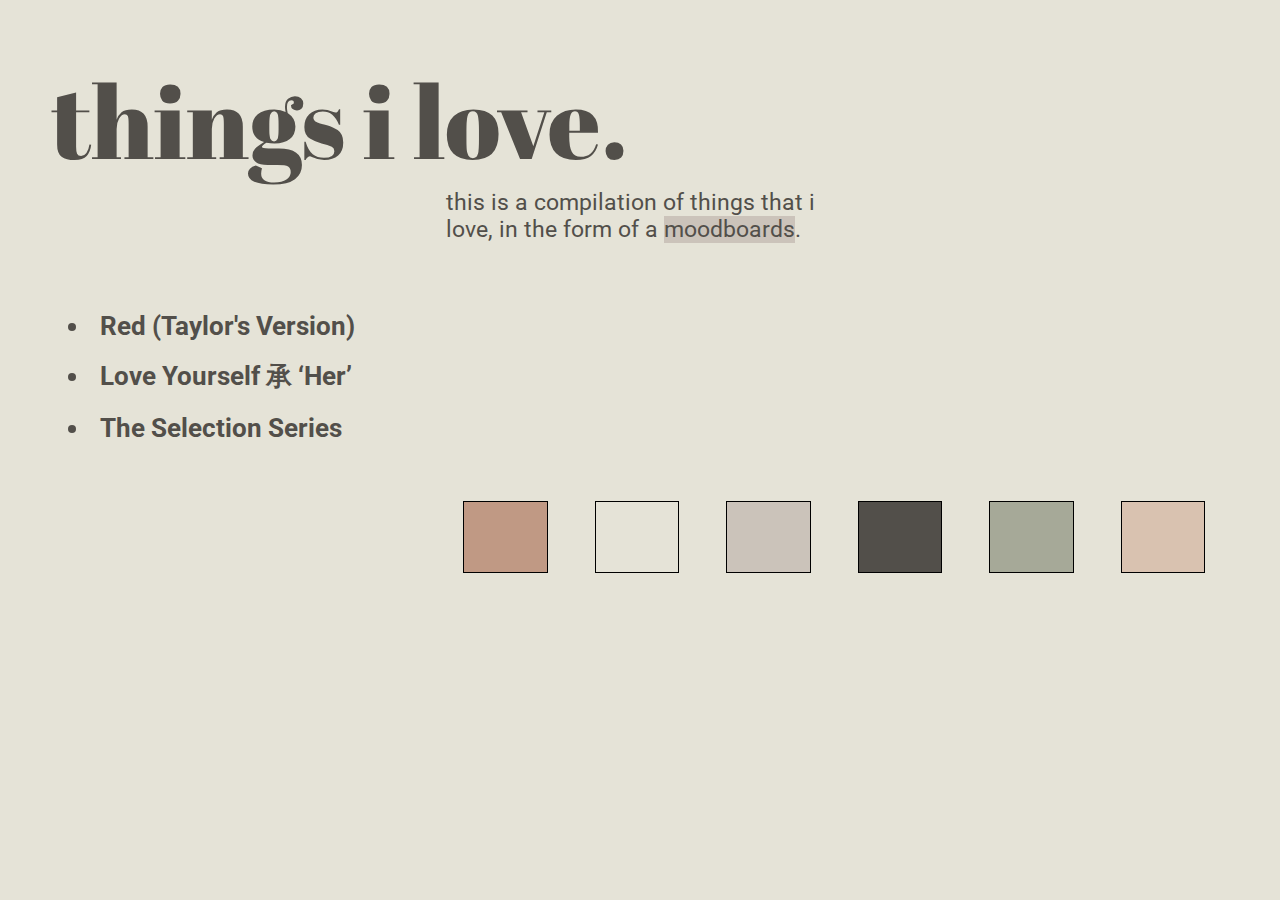
<file: index.html>
<html lang="en">

<head>
    <meta charset="UTF-8">
    <meta http-equiv="X-UA-Compatible" content="IE=edge">
    <meta name="viewport" content="width=device-width, initial-scale=1.0">
    <title>things i love.</title>
    <link rel="stylesheet" href="weekend6.css">
    <link rel="icon" href="heart.svg" type="image/x-icon">

</head>

<body>
    <header>
        <h1>things i love.</h1>
        <p>this is a compilation of things that i love, in the form of a <mark> moodboards</mark>.</p>
    </header>
    <main class="content">
        <ul>
            <li><a href="red.html">Red (Taylor's Version)</a></li>
            <li><a href="#">Love Yourself 承 ‘Her’</a></li>
            <li><a href="#">The Selection Series</a></li>
        </ul>
    </main>
    <main class="decor">
        <div class="box one"></div>
        <div class="box two"></div>
        <div class="box three"></div>
        <div class="box four"></div>
        <div class="box five"></div>
        <div class="box six"></div>
    </main>
</body>

</html>
</file>
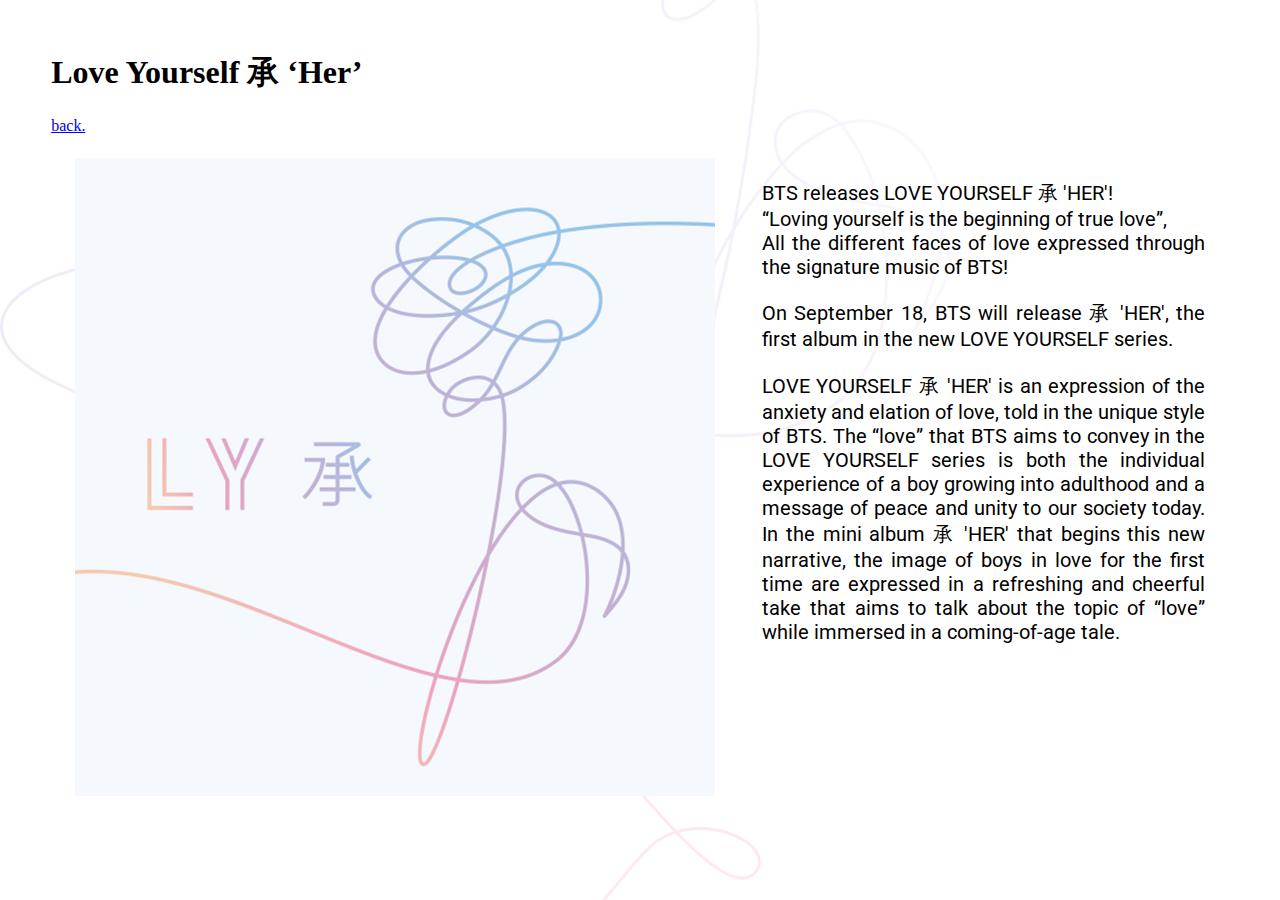
<file: lyh.html>
<html lang="en">
<head>
    <meta charset="UTF-8">
    <meta http-equiv="X-UA-Compatible" content="IE=edge">
    <meta name="viewport" content="width=device-width, initial-scale=1.0">
    <title>Love Yourself 承 ‘Her’</title>
    <link rel="stylesheet" href="lyh.css">
</head>
<body>
    <h1>Love Yourself 承 ‘Her’</h1>
    <span><a href="weekend6.html">back.</a></span>

    <main class="about">
        <section><img src="album-cover.jpg" alt="album-cover"></section>
        <section>
            <p>BTS releases LOVE YOURSELF 承 'HER'! <br>
                “Loving yourself is the beginning of true love”, <br>
                All the different faces of love expressed through the signature music of BTS!</p>
            <p>On September 18, BTS will release 承 'HER', the first album in the new LOVE YOURSELF series.</p>
            <p>LOVE YOURSELF 承 'HER' is an expression of the anxiety and elation of love, told in the unique style of BTS. The “love” that BTS aims to convey in the LOVE YOURSELF series is both the individual experience of a boy growing into adulthood and a message of peace and unity to our society today. In the mini album 承 'HER' that begins this new narrative, the image of boys in love for the first time are expressed in a refreshing and cheerful take that aims to talk about the topic of “love” while immersed in a coming-of-age tale.</p>
        </section>
    </main>
</body>
</html>
</file>
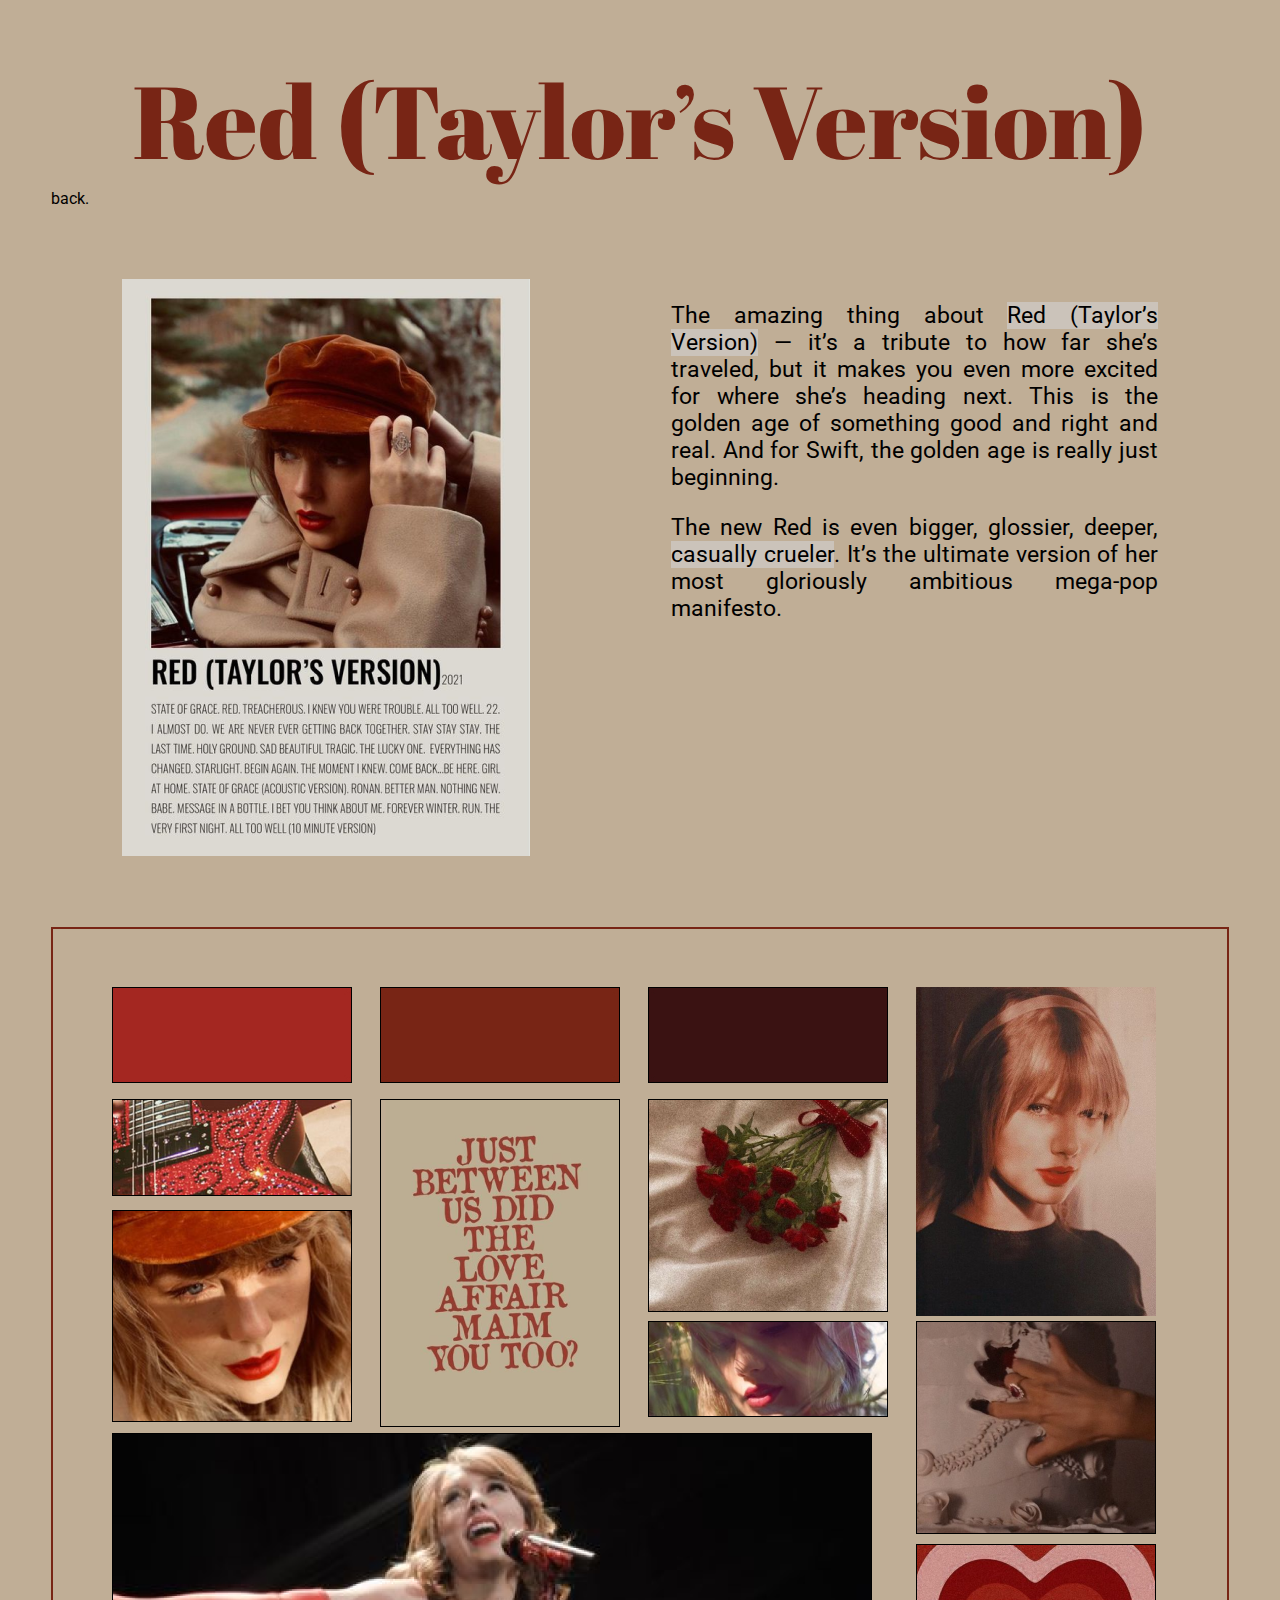
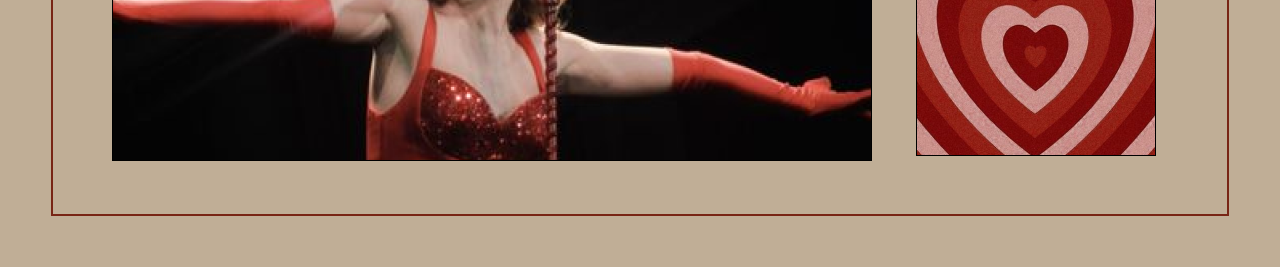
<file: red.html>
<html lang="en">

<head>
    <meta charset="UTF-8">
    <meta http-equiv="X-UA-Compatible" content="IE=edge">
    <meta name="viewport" content="width=device-width, initial-scale=1.0">
    <title>Red (Taylor's Version)</title>
    <link rel="stylesheet" href="red.css">
</head>

<body>
    <h1>Red (Taylor’s Version)</h1>
    <span><a href="weekend6.html">back.</a></span>

    <main class="about">
        <section><img src="red.png" alt="red"></section>
        <section>
            <p>The amazing thing about <mark>Red (Taylor’s Version)</mark> — it’s a tribute to how far she’s traveled, but it makes
                you even more excited for where she’s heading next. This is the golden age of something good and right
                and real. And for Swift, the golden age is really just beginning.</p>
            <p>The new Red is even bigger, glossier, deeper, <mark>casually crueler</mark>. It’s the ultimate version of her most
                gloriously ambitious mega-pop manifesto.</p>
        </section>
    </main>

    <div class="container">
        <div class="card one"><img src="one.jpg" alt="one"></div>
        <div class="card two"><img src="two.jpg" alt="two"></div>
        <div class="card three"><img src="three.jpg" alt="three"></div>
        <div class="card four"> <img src="four.png" alt="four"></div>
        <div class="card five"><img src="five.png" alt="five"></div>
        <div class="card six"><img src="six.png" alt="six"></div>
        <div class="card seven"><img src="seven.png" alt="seven"></div>
        <div class="card eight"><img src="eight.png" alt="eight"></div>
        <div class="card nine"><img src="nine.png" alt="nine"></div>
        <div class="card ten"><img src="ten.png" alt="ten"></div>
        <div class="card eleven"><img src="eleven.png" alt="eleven"></div>
        <div class="card twelve"><img src="twelve.png" alt="twelve"></div>
    </div>
</body>

</html>
</file>
<file: weekend6.css>
@import url('https://fonts.googleapis.com/css2?family=Abril+Fatface&display=swap');
@import url('https://fonts.googleapis.com/css2?family=Roboto&display=swap');

body{
    background-color: #E5E3D7;
    margin: 2%;
    padding: 2%;
    color: #524F4A;
    font-family: 'Roboto', sans-serif;
}

header h1{
    font-family: 'Abril Fatface', cursive;
    font-weight: 400;
    font-size: 8vw;
    margin-bottom: 0;
}

mark{
    background-color:#CBC3BA;
    color: #524F4A;
}

a{
    text-decoration: none;
    color: #524F4A;
}

a:hover{
    text-decoration: underline;
    font-size: 2.1vw;
}

a:visited{
    text-decoration: none;
    color: #524F4A;

}

header p{
    font-size: 1.8vw;
    width: 33%;
    margin: 0 auto;
}

.content{
    margin-top: 5%;
    font-size: 2vw;
}

li{
    padding: 0.8%;
    font-weight: bold;
}

.decor{
    display: flex;
    justify-content: flex-end;
    align-content: flex-end;
}

.box{
    width: 1%;
    border: 1px solid black;
    padding: 3%;
    margin: 2%;
}

.one{
    background-color: #C09984;
}
.two{
    background-color: #E5E3D7;
}
.three{
    background-color: #CBC3BA;
}
.four{
    background-color: #524F4A;
}
.five{
    background-color: #A6A998;
}
.six{
    background-color: #D9C2B0;
}
</file>
<file: lyh.css>
@import url('https://fonts.googleapis.com/css2?family=Abril+Fatface&display=swap');
@import url('https://fonts.googleapis.com/css2?family=Roboto&display=swap');

body{
    background-image: url(bg.png);
    background-position: center;
    background-size: cover;

    margin: 4%;
}

.about {
    display: flex;
}

section{
    padding: 2%;
    font-family: 'Roboto', sans-serif;
    font-size: 1.6vw;
    text-align: justify;
}

img[alt='album-cover'] {
    display: block;
    /* width: 100%; */
}
</file>
<file: red.css>
@import url('https://fonts.googleapis.com/css2?family=Abril+Fatface&display=swap');
@import url('https://fonts.googleapis.com/css2?family=Roboto&display=swap');

body {
    background-color: #C0AE96;
    margin: 4%;
}

.about {
    display: flex;
}

section{
    padding: 6%;
    font-family: 'Roboto', sans-serif;
    font-size: 1.8vw;
    text-align: justify;
}

mark{
    background-color:#CBC3BA;
}

 h1{
    font-family: 'Abril Fatface', cursive;
    font-weight: 400;
    font-size: 8vw;
    margin-bottom: 0;
    color: #782515;
    text-align: center;
}

.container {
    display: grid;
    padding: 5%;
    border: 2px double #782515;
    grid-template-columns: repeat(4, 1fr);
    grid-template-rows: repeat(7, 1fr);
    grid-gap: 1.5%;
    align-items: flex-start;
    grid-template-areas: 
    "one two three four" 
    "five six seven four" 
    "eight six seven four" 
    "eight six nine ten" 
    "eleven eleven eleven ten" 
    "eleven eleven eleven twelve" 
    "eleven eleven eleven twelve";
}

a{
    text-decoration: none;
    font-family: 'Roboto', sans-serif;
    color: black;
}

a:hover{
    text-decoration: underline;
}


.one{
    grid-area: one;
    width: 100%;
}
.two{
    grid-area: two;
}
.three{
    grid-area: three;
}
.four{
    grid-area: four;
}
.five{
    grid-area: five;
}
.six{
    grid-area: six;
}
.seven{
    grid-area: seven;
}
.eight{
    grid-area: eight;
}
.nine{
    grid-area: nine;
}
.ten{
    grid-area: ten;
}
.eleven{
    grid-area: eleven;
    /* margin: auto; */
}
.twelve{
    grid-area: twelve;
}
</file>
